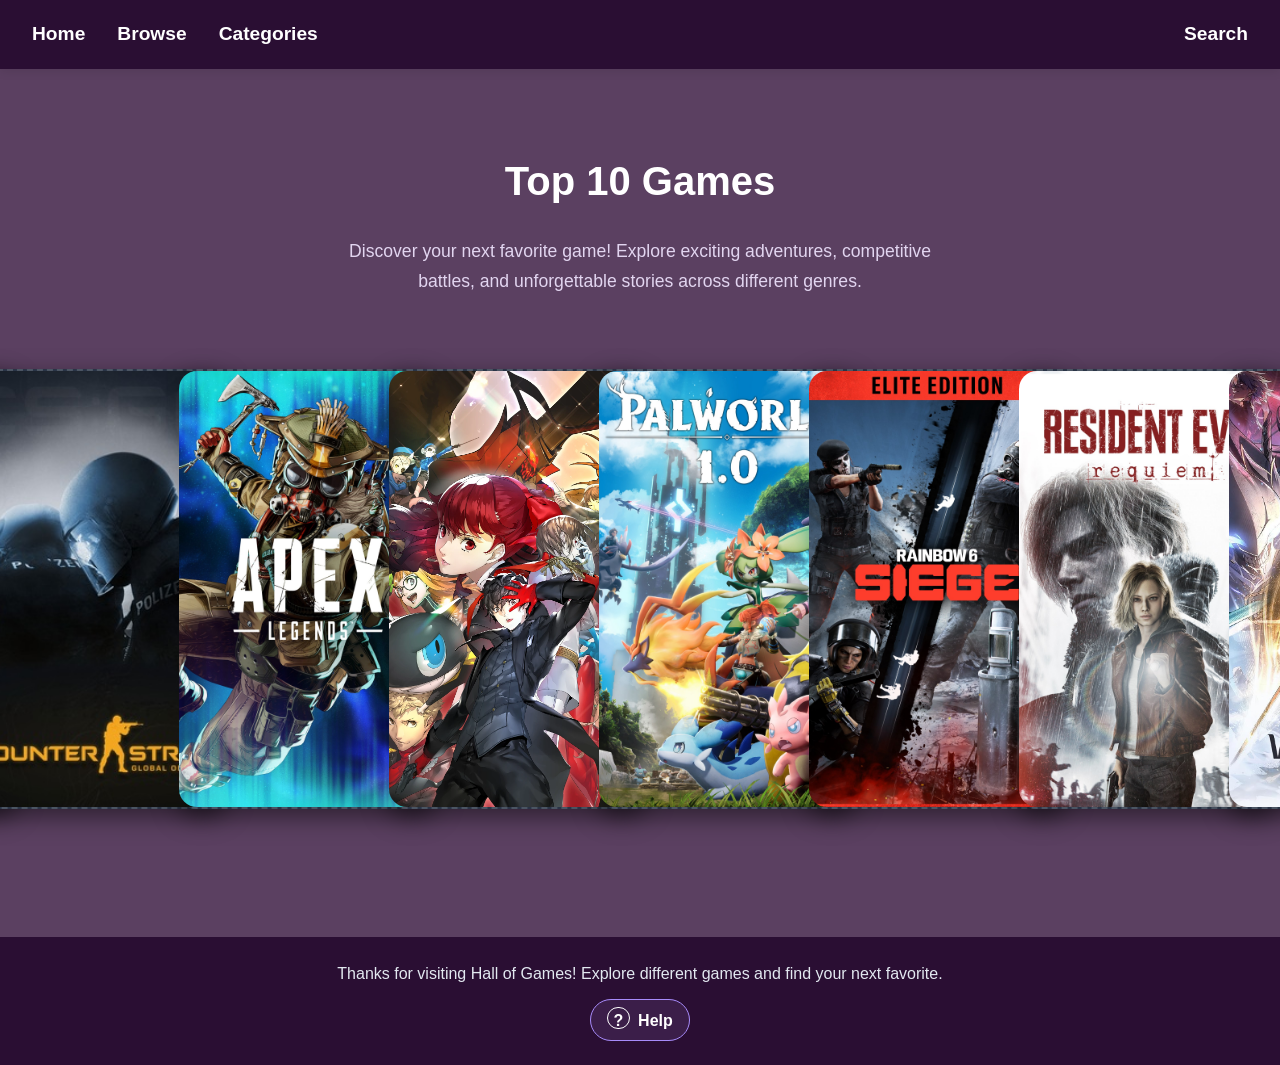
<file: index.html>
<!DOCTYPE html>
<html lang="en">
<head>
  <meta charset="UTF-8" />
  <meta name="viewport" content="width=device-width, initial-scale=1.0" />
  <title>My Website</title>
  <link rel="stylesheet" href="style.css" />
</head>
<body>

    <header class="navbar">
      <nav class="nav-left">
        <a href="index.html">Home</a>
        <a href="browse.html">Browse</a>
        <div class="dropdown">
          <a href="#categories" class="dropbtn">Categories</a>
          <div class="dropdown-content">
            <a href="browse.html?category=fps">FPS</a>
            <a href="browse.html?category=open-world">Open-World</a>
            <a href="browse.html?category=horror">Horror</a>
            <a href="browse.html?category=battle-royale">Battle Royale</a>
            <a href="browse.html?category=story-mode">Story Mode</a>
          </div>
        </div>
      </nav>
      <div class="nav-right">
        <a href="#search" aria-controls="searchPanel" aria-expanded="false">Search</a>
      </div>
      <div class="game-search" id="searchPanel" hidden>
        <label for="search">Search games</label>
        <input id="search" type="search" placeholder="Search games..." autocomplete="off" />
      </div>
    </header>

<main>
  <section class="gallery-section">
    <h1 class="gallery-title">Top 10 Games</h1>
    <p class="gallery-description">
      Discover your next favorite game! Explore exciting adventures, 
      competitive battles, and unforgettable stories across different genres.
    </p>
    
    <div class="carousel-container" id="carouselContainer">
      <div class="card-carousel" id="cardCarousel">
        <a class="card" href="browse.html?game=counter-strike-global-offensive" aria-label="View Counter-Strike: Global Offensive">
          <img src="Homepage%20Images/CSGO_Homepage.jpg" alt="Counter-Strike: Global Offensive">
          <div class="card-placeholder">Counter-Strike: Global Offensive</div>
        </a>
        <a class="card" href="browse.html?game=apex-legends" aria-label="View Apex Legends">
          <img src="Homepage%20Images/Apex-Legends_Homepage.jpg" alt="Apex Legends">
          <div class="card-placeholder">Apex Legends</div>
        </a>
        <a class="card" href="browse.html?game=persona-5-royal" aria-label="View Persona 5 Royal">
          <img src="Homepage%20Images/Persona_Homepage.jpg" alt="Persona 5 Royal">
          <div class="card-placeholder">Persona 5 Royal</div>
        </a>
        <a class="card" href="browse.html?game=palworld" aria-label="View Palworld">
          <img src="Homepage%20Images/Palworld_Homepage.jpg" alt="Palworld">
          <div class="card-placeholder">Palworld</div>
        </a>
        <a class="card" href="browse.html?game=rainbow-six-siege" aria-label="View Rainbow Six Siege">
          <img src="Homepage%20Images/Rainbow-Six_Homepage.jpg" alt="Rainbow Six Siege">
          <div class="card-placeholder">Rainbow Six Siege</div>
        </a>
        <a class="card" href="browse.html?game=resident-evil-requiem" aria-label="View Resident Evil Requiem">
          <img src="Homepage%20Images/Requiem_Homepage.jpg" alt="Resident Evil Requiem">
          <div class="card-placeholder">Resident Evil Requiem</div>
        </a>
        <a class="card" href="browse.html?game=wuthering-waves" aria-label="View Wuthering Waves">
          <img src="Homepage%20Images/Wuthering-Waves_Homepage.jpg" alt="Wuthering Waves">
          <div class="card-placeholder">Wuthering Waves</div>
        </a>
        <a class="card" href="browse.html?game=valorant" aria-label="View Valorant">
          <img src="Homepage%20Images/Valorant_Homepage.jpg" alt="Valorant">
          <div class="card-placeholder">Valorant</div>
        </a>
        <a class="card" href="browse.html?game=fortnite" aria-label="View Fortnite">
          <img src="Homepage%20Images/Fortnite_Homepage.jpg" alt="Fortnite">
          <div class="card-placeholder">Fortnite</div>
        </a>
        <a class="card" href="browse.html?game=pacify" aria-label="View Pacify">
          <img src="Homepage%20Images/Pacify_Homepage.jpg" alt="Pacify">
          <div class="card-placeholder">Pacify</div>
        </a>
      </div>
    </div>
  </section>
</main>

  <footer class="site-message">
    <p>Thanks for visiting Hall of Games! Explore different games and find your next favorite.</p>
    <button class="help-button" id="helpButton" type="button" aria-haspopup="dialog" aria-controls="helpDialog">
      <span aria-hidden="true">?</span> Help
    </button>
  </footer>

  <dialog class="help-dialog" id="helpDialog" aria-labelledby="helpTitle">
    <div class="help-dialog-header">
      <h2 id="helpTitle">How to use Hall of Games</h2>
      <button class="help-close" id="helpClose" type="button" aria-label="Close help">×</button>
    </div>
    <ul>
      <li><strong>Browse games:</strong> Select Browse to see all games, or use Categories to filter by genre.</li>
      <li><strong>Find a game:</strong> Select Search, type a title, and press Enter on Home or browse the live results on Browse.</li>
      <li><strong>Use the carousel:</strong> Scroll over it, click and hold then drag left or right, or focus it and use the left and right arrow keys.</li>
      <li><strong>Open a game:</strong> Click a carousel image to open that game's details. Other games are hidden until you select Browse in the navigation.</li>
    </ul>
  </dialog>

  <script src="script.js"></script>
</body>
</html>
</file>
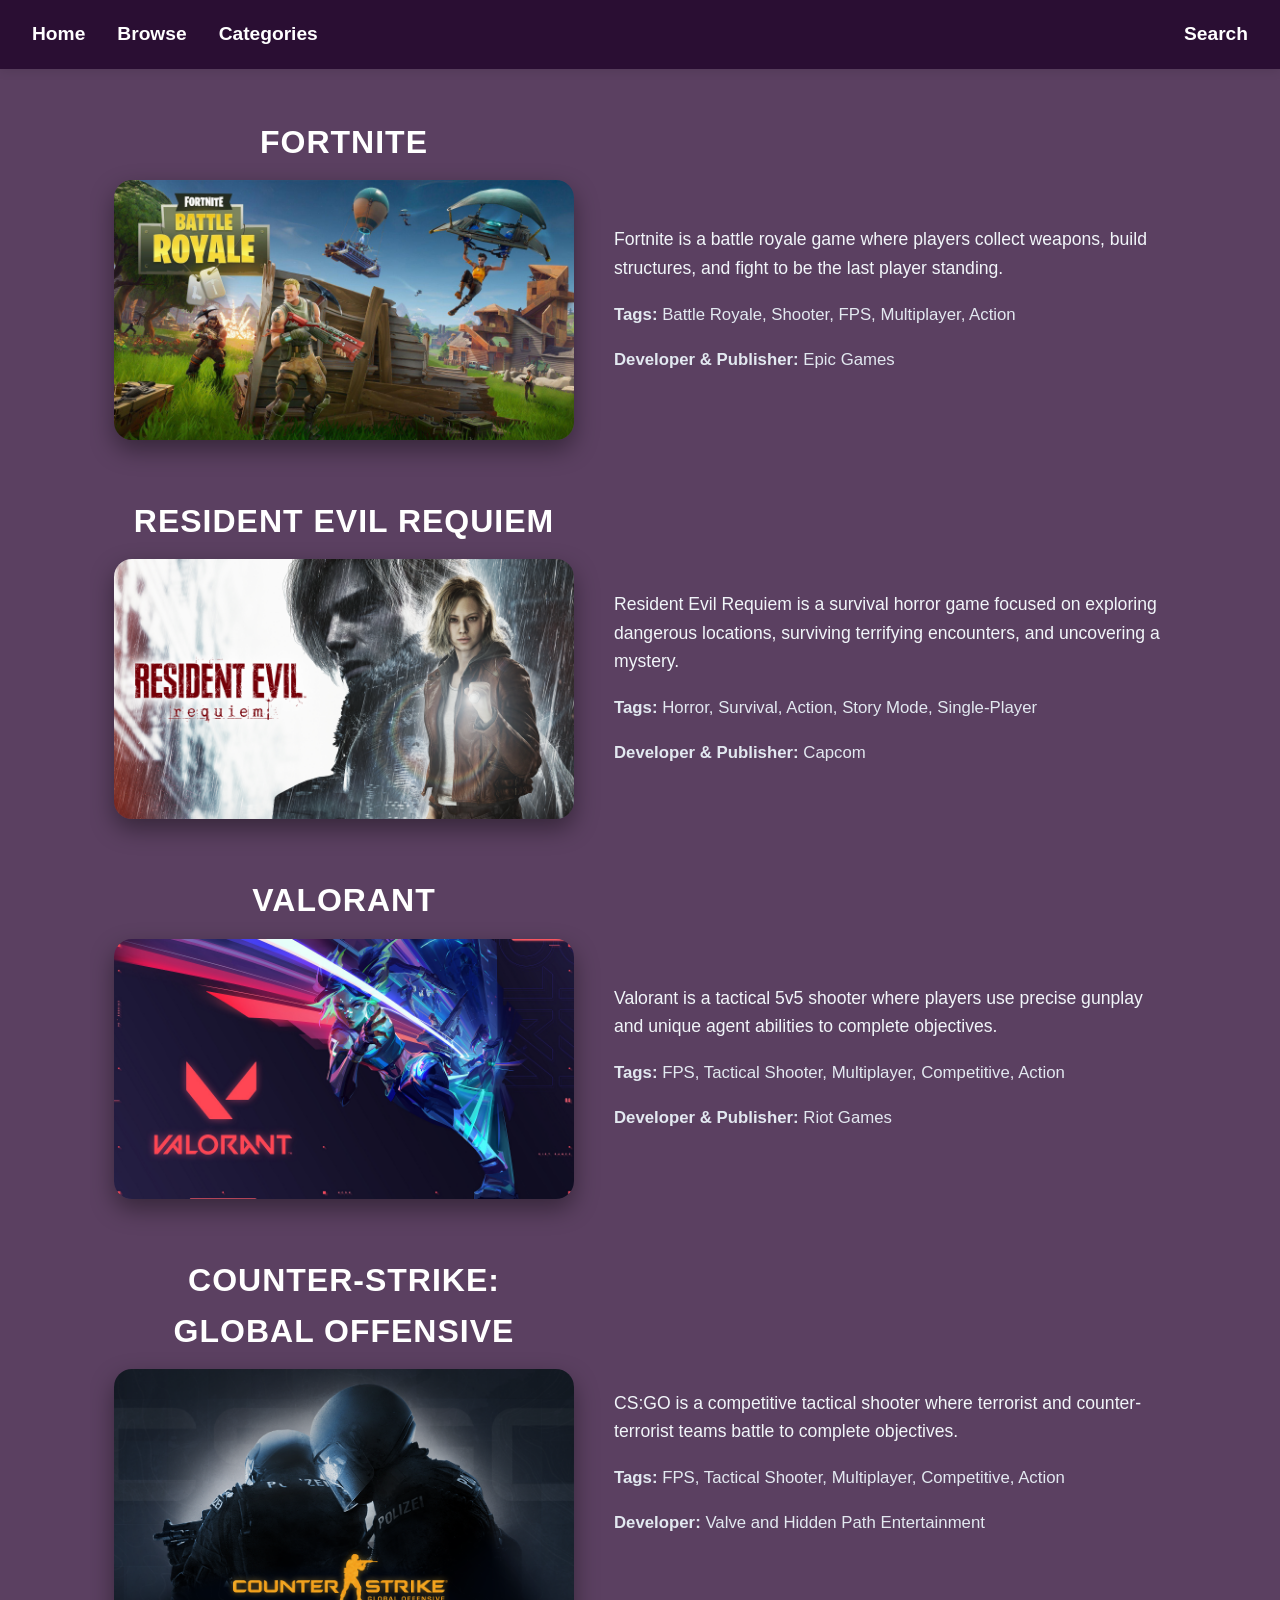
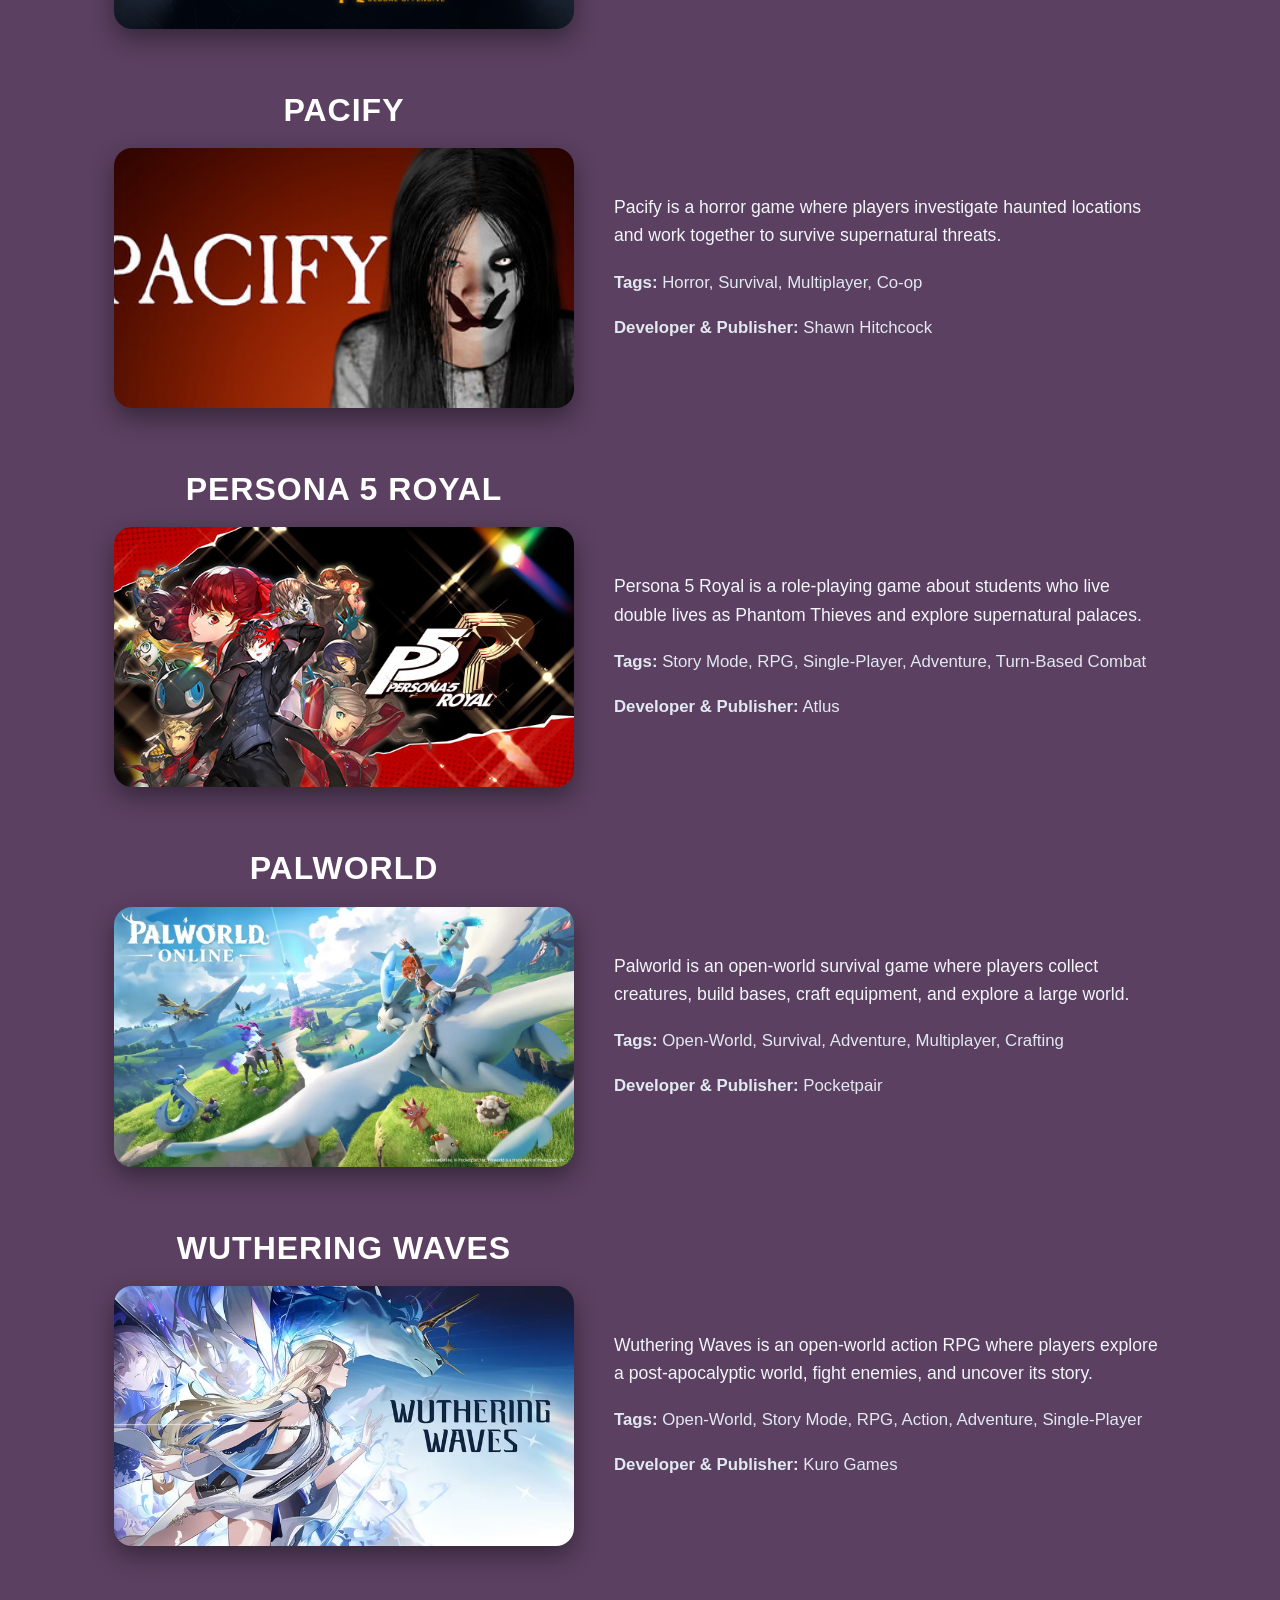
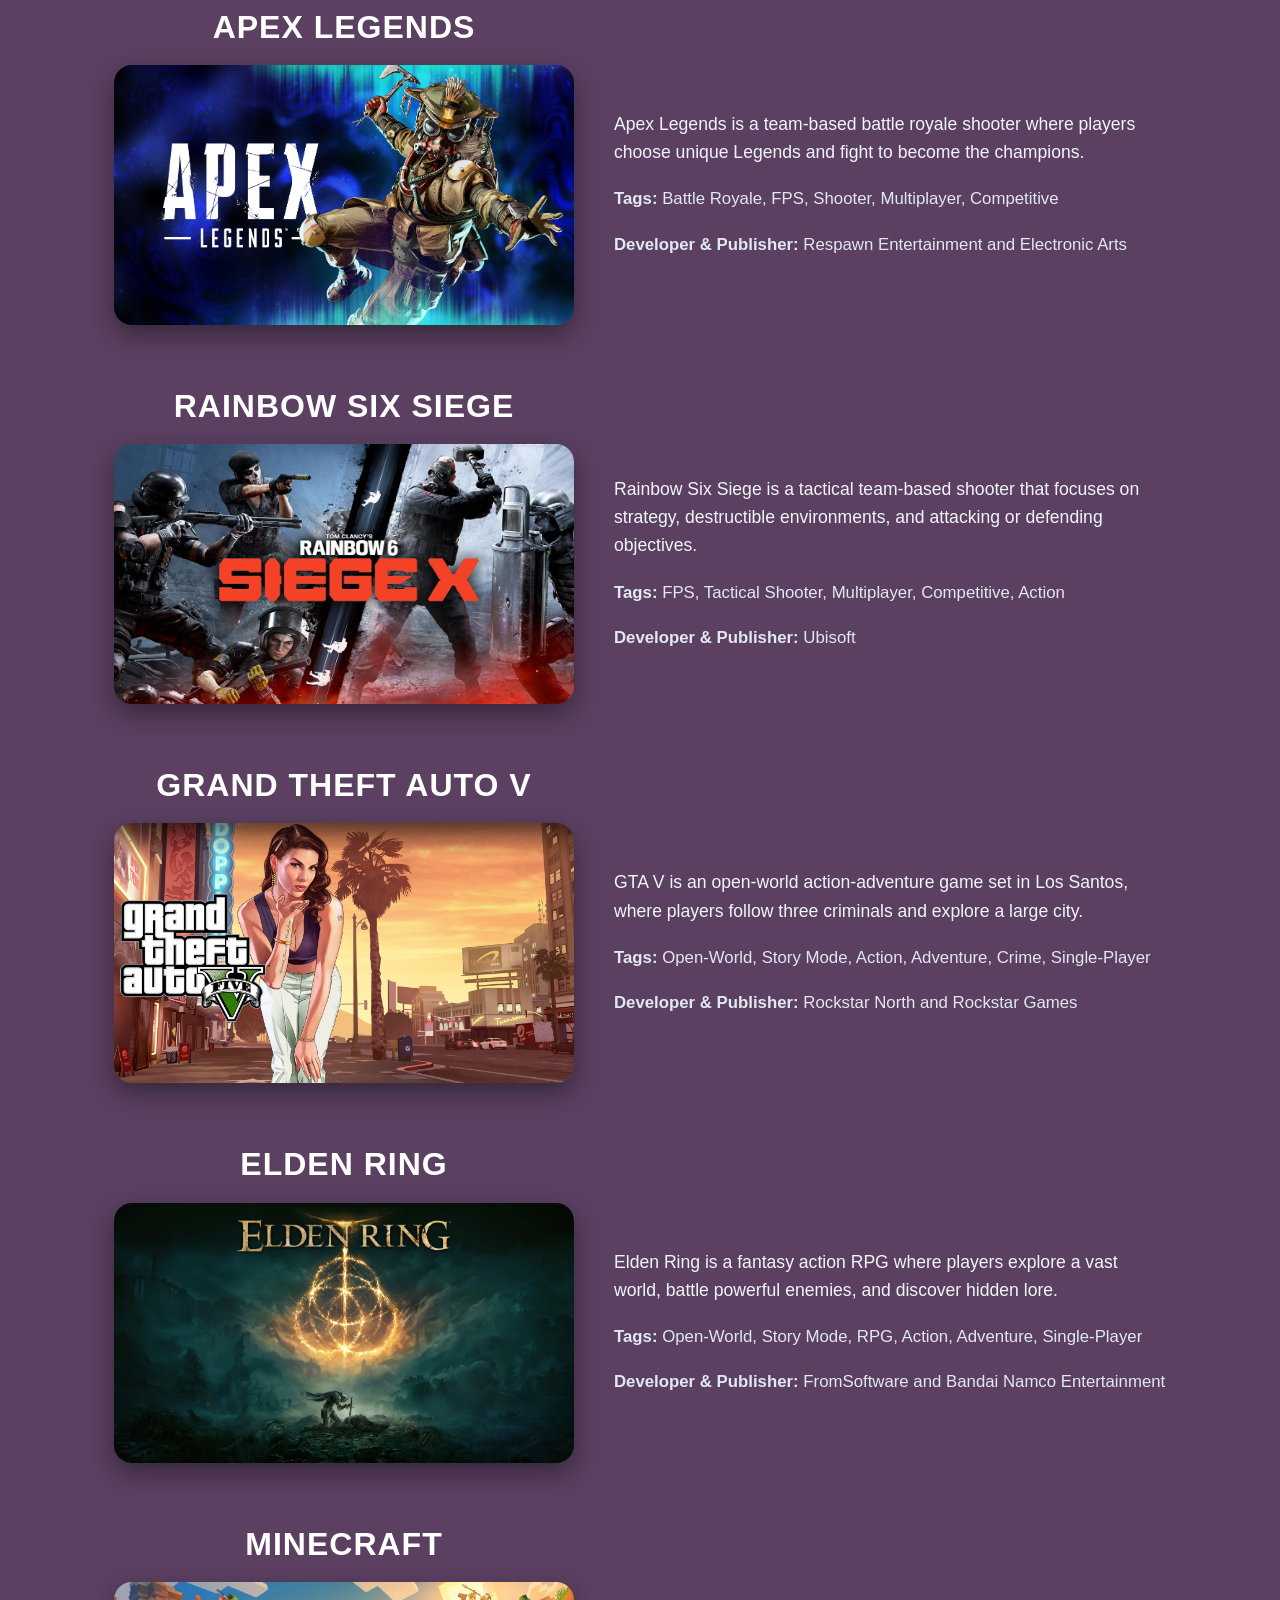
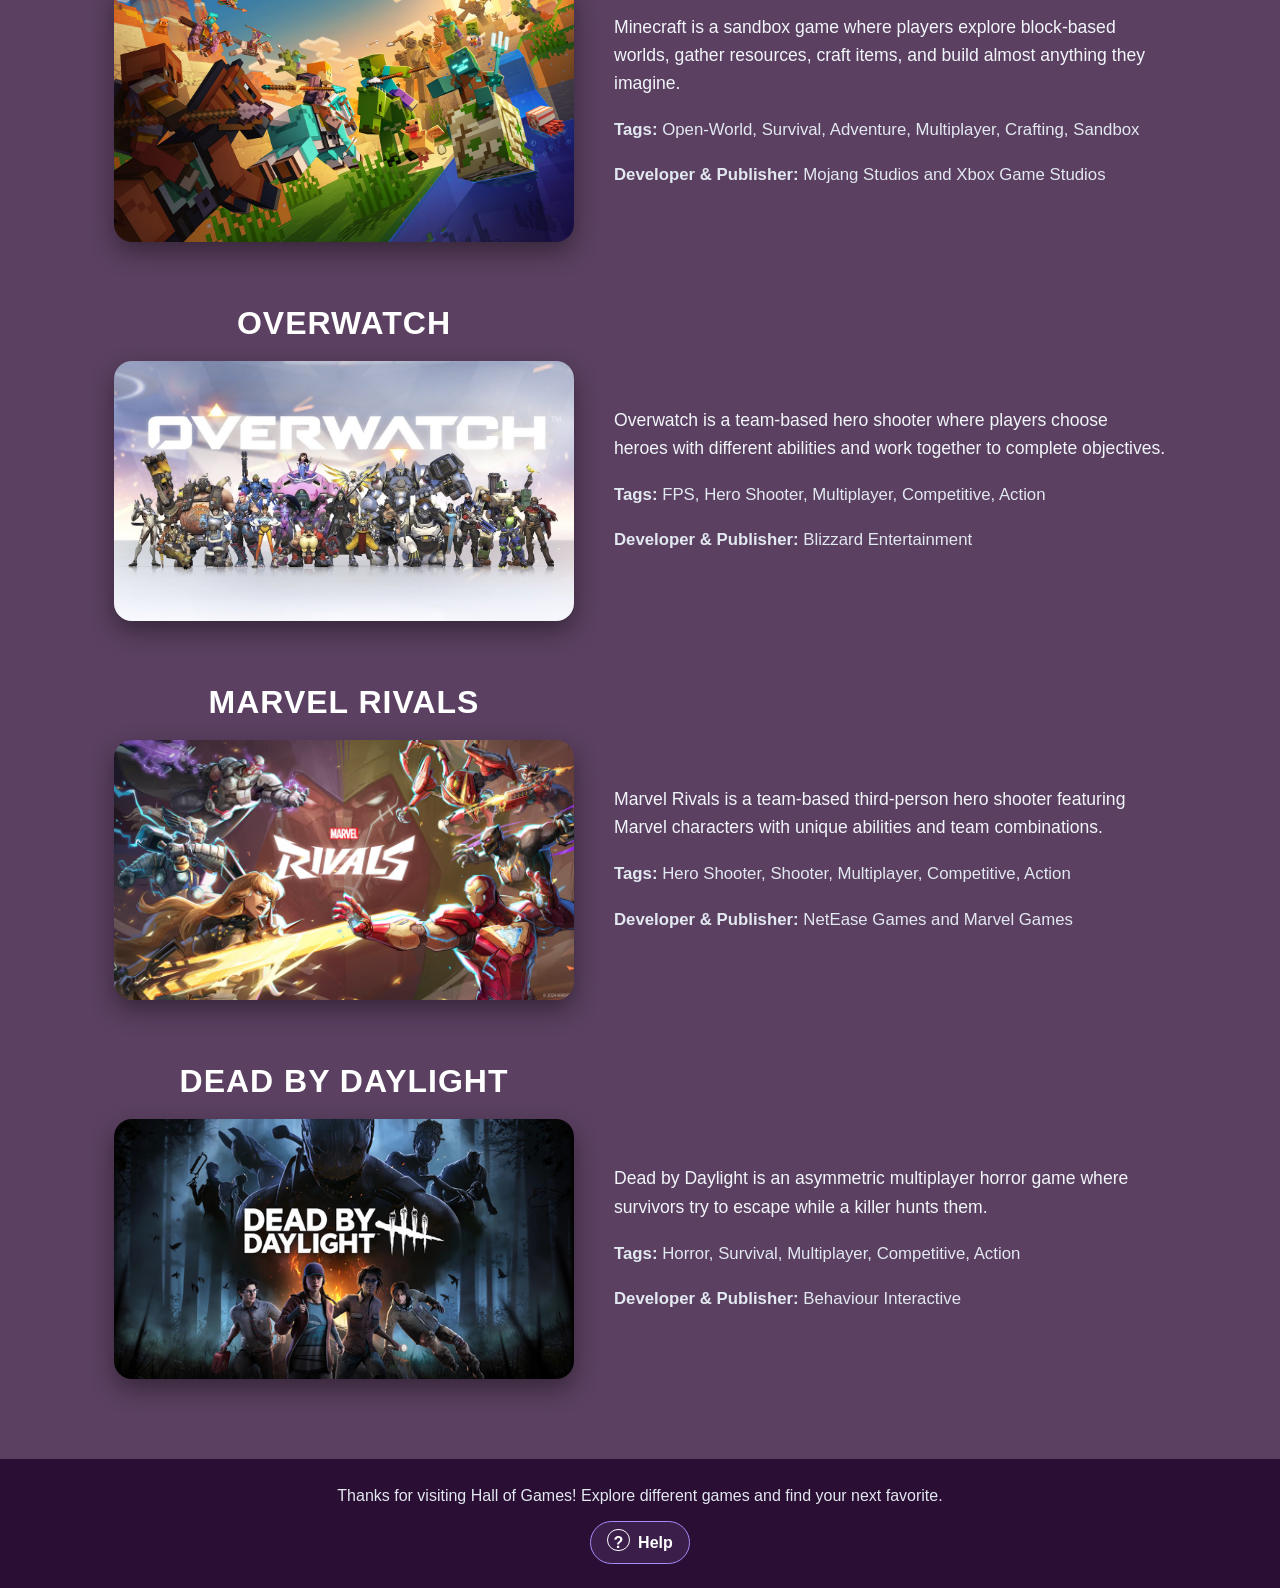
<file: browse.html>
<!DOCTYPE html>
<html lang="en">
<head>
  <meta charset="UTF-8" />
  <meta name="viewport" content="width=device-width, initial-scale=1.0" />
  <title>Browse - My Website</title>
  <link rel="stylesheet" href="style.css" />
</head>
<body>

    <header class="navbar">
      <nav class="nav-left">
        <a href="index.html">Home</a>
        <a href="browse.html">Browse</a>
        <div class="dropdown">
          <a href="#categories" class="dropbtn">Categories</a>
          <div class="dropdown-content">
            <a href="browse.html?category=fps">FPS</a>
            <a href="browse.html?category=open-world">Open-World</a>
            <a href="browse.html?category=horror">Horror</a>
            <a href="browse.html?category=battle-royale">Battle Royale</a>
            <a href="browse.html?category=story-mode">Story Mode</a>
          </div>
        </div>
      </nav>
      <div class="nav-right">
        <a href="#search" aria-controls="searchPanel" aria-expanded="false">Search</a>
      </div>

      <div class="game-search" id="searchPanel" hidden>
        <label for="search">Search games</label>
        <input id="search" type="search" placeholder="Search games..." autocomplete="off" />
      </div>
    </header> 

  
  <main class="browse-container">

    <article class="game-card">
      <div class="game-media">
        <h2 class="game-title">Fortnite</h2>
        <div class="image-wrapper">
          <img src="Browse%20Images/fortnite.jpg" alt="Fortnite">
        </div>
      </div>
      <div class="game-details">
        <p class="game-description">Fortnite is a battle royale game where players collect weapons, build structures, and fight to be the last player standing.</p>
        <p class="game-tags"><strong>Tags:</strong> Battle Royale, Shooter, FPS, Multiplayer, Action</p>
        <p class="game-developer"><strong>Developer & Publisher:</strong> Epic Games</p>
      </div>
    </article>

    <article class="game-card">
      <div class="game-media">
        <h2 class="game-title">Resident Evil Requiem</h2>
        <div class="image-wrapper">
          <img src="Browse%20Images/resident-evil-requiem.jpg" alt="Resident Evil Requiem">
        </div>
      </div>
      <div class="game-details">
        <p class="game-description">Resident Evil Requiem is a survival horror game focused on exploring dangerous locations, surviving terrifying encounters, and uncovering a mystery.</p>
        <p class="game-tags"><strong>Tags:</strong> Horror, Survival, Action, Story Mode, Single-Player</p>
        <p class="game-developer"><strong>Developer & Publisher:</strong> Capcom</p>
      </div>
    </article>

    <article class="game-card">
      <div class="game-media">
        <h2 class="game-title">Valorant</h2>
        <div class="image-wrapper">
          <img src="Browse%20Images/valorant.jpg" alt="Valorant">
        </div>
      </div>
      <div class="game-details">
        <p class="game-description">Valorant is a tactical 5v5 shooter where players use precise gunplay and unique agent abilities to complete objectives.</p>
        <p class="game-tags"><strong>Tags:</strong> FPS, Tactical Shooter, Multiplayer, Competitive, Action</p>
        <p class="game-developer"><strong>Developer & Publisher:</strong> Riot Games</p>
      </div>
    </article>

    <article class="game-card">
      <div class="game-media">
        <h2 class="game-title">Counter-Strike: Global Offensive</h2>
        <div class="image-wrapper">
          <img src="Browse%20Images/counter-strike-global-offensive.png" alt="Counter-Strike: Global Offensive">
        </div>
      </div>
      <div class="game-details">
        <p class="game-description">CS:GO is a competitive tactical shooter where terrorist and counter-terrorist teams battle to complete objectives.</p>
        <p class="game-tags"><strong>Tags:</strong> FPS, Tactical Shooter, Multiplayer, Competitive, Action</p>
        <p class="game-developer"><strong>Developer:</strong> Valve and Hidden Path Entertainment</p>
      </div>
    </article>

    <article class="game-card">
      <div class="game-media">
        <h2 class="game-title">Pacify</h2>
        <div class="image-wrapper">
          <img src="Browse%20Images/pacify.jpg" alt="Pacify">
        </div>
      </div>
      <div class="game-details">
        <p class="game-description">Pacify is a horror game where players investigate haunted locations and work together to survive supernatural threats.</p>
        <p class="game-tags"><strong>Tags:</strong> Horror, Survival, Multiplayer, Co-op</p>
        <p class="game-developer"><strong>Developer & Publisher:</strong> Shawn Hitchcock</p>
      </div>
    </article>

    <article class="game-card">
      <div class="game-media">
        <h2 class="game-title">Persona 5 Royal</h2>
        <div class="image-wrapper">
          <img src="Browse%20Images/persona-5-royal.jpg" alt="Persona 5 Royal">
        </div>
      </div>
      <div class="game-details">
        <p class="game-description">Persona 5 Royal is a role-playing game about students who live double lives as Phantom Thieves and explore supernatural palaces.</p>
        <p class="game-tags"><strong>Tags:</strong> Story Mode, RPG, Single-Player, Adventure, Turn-Based Combat</p>
        <p class="game-developer"><strong>Developer & Publisher:</strong> Atlus</p>
      </div>
    </article>

    <article class="game-card">
      <div class="game-media">
        <h2 class="game-title">Palworld</h2>
        <div class="image-wrapper">
          <img src="Browse%20Images/palworld.webp" alt="Palworld">
        </div>
      </div>
      <div class="game-details">
        <p class="game-description">Palworld is an open-world survival game where players collect creatures, build bases, craft equipment, and explore a large world.</p>
        <p class="game-tags"><strong>Tags:</strong> Open-World, Survival, Adventure, Multiplayer, Crafting</p>
        <p class="game-developer"><strong>Developer & Publisher:</strong> Pocketpair</p>
      </div>
    </article>

    <article class="game-card">
      <div class="game-media">
        <h2 class="game-title">Wuthering Waves</h2>
        <div class="image-wrapper">
          <img src="Browse%20Images/wuthering-waves.webp" alt="Wuthering Waves">
        </div>
      </div>
      <div class="game-details">
        <p class="game-description">Wuthering Waves is an open-world action RPG where players explore a post-apocalyptic world, fight enemies, and uncover its story.</p>
        <p class="game-tags"><strong>Tags:</strong> Open-World, Story Mode, RPG, Action, Adventure, Single-Player</p>
        <p class="game-developer"><strong>Developer & Publisher:</strong> Kuro Games</p>
      </div>
    </article>

    <article class="game-card">
      <div class="game-media">
        <h2 class="game-title">Apex Legends</h2>
        <div class="image-wrapper">
          <img src="Browse%20Images/apex-legends.jpg" alt="Apex Legends">
        </div>
      </div>
      <div class="game-details">
        <p class="game-description">Apex Legends is a team-based battle royale shooter where players choose unique Legends and fight to become the champions.</p>
        <p class="game-tags"><strong>Tags:</strong> Battle Royale, FPS, Shooter, Multiplayer, Competitive</p>
        <p class="game-developer"><strong>Developer & Publisher:</strong> Respawn Entertainment and Electronic Arts</p>
      </div>
    </article>

    <article class="game-card">
      <div class="game-media">
        <h2 class="game-title">Rainbow Six Siege</h2>
        <div class="image-wrapper">
          <img src="Browse%20Images/rainbow-six-siege.avif" alt="Rainbow Six Siege">
        </div>
      </div>
      <div class="game-details">
        <p class="game-description">Rainbow Six Siege is a tactical team-based shooter that focuses on strategy, destructible environments, and attacking or defending objectives.</p>
        <p class="game-tags"><strong>Tags:</strong> FPS, Tactical Shooter, Multiplayer, Competitive, Action</p>
        <p class="game-developer"><strong>Developer & Publisher:</strong> Ubisoft</p>
      </div>
    </article>

    <article class="game-card">
      <div class="game-media">
        <h2 class="game-title">Grand Theft Auto V</h2>
        <div class="image-wrapper">
          <img src="Browse%20Images/grand-theft-auto-v.avif" alt="Grand Theft Auto V">
        </div>
      </div>
      <div class="game-details">
        <p class="game-description">GTA V is an open-world action-adventure game set in Los Santos, where players follow three criminals and explore a large city.</p>
        <p class="game-tags"><strong>Tags:</strong> Open-World, Story Mode, Action, Adventure, Crime, Single-Player</p>
        <p class="game-developer"><strong>Developer & Publisher:</strong> Rockstar North and Rockstar Games</p>
      </div>
    </article>

    <article class="game-card">
      <div class="game-media">
        <h2 class="game-title">Elden Ring</h2>
        <div class="image-wrapper">
          <img src="Browse%20Images/elden-ring.jpg" alt="Elden Ring">
        </div>
      </div>
      <div class="game-details">
        <p class="game-description">Elden Ring is a fantasy action RPG where players explore a vast world, battle powerful enemies, and discover hidden lore.</p>
        <p class="game-tags"><strong>Tags:</strong> Open-World, Story Mode, RPG, Action, Adventure, Single-Player</p>
        <p class="game-developer"><strong>Developer & Publisher:</strong> FromSoftware and Bandai Namco Entertainment</p>
      </div>
    </article>

    <article class="game-card">
      <div class="game-media">
        <h2 class="game-title">Minecraft</h2>
        <div class="image-wrapper">
          <img src="Browse%20Images/minecraft.avif" alt="Minecraft">
        </div>
      </div>
      <div class="game-details">
        <p class="game-description">Minecraft is a sandbox game where players explore block-based worlds, gather resources, craft items, and build almost anything they imagine.</p>
        <p class="game-tags"><strong>Tags:</strong> Open-World, Survival, Adventure, Multiplayer, Crafting, Sandbox</p>
        <p class="game-developer"><strong>Developer & Publisher:</strong> Mojang Studios and Xbox Game Studios</p>
      </div>
    </article>

    <article class="game-card">
      <div class="game-media">
        <h2 class="game-title">Overwatch</h2>
        <div class="image-wrapper">
          <img src="Browse%20Images/overwatch.jpg" alt="Overwatch">
        </div>
      </div>
      <div class="game-details">
        <p class="game-description">Overwatch is a team-based hero shooter where players choose heroes with different abilities and work together to complete objectives.</p>
        <p class="game-tags"><strong>Tags:</strong> FPS, Hero Shooter, Multiplayer, Competitive, Action</p>
        <p class="game-developer"><strong>Developer & Publisher:</strong> Blizzard Entertainment</p>
      </div>
    </article>

    <article class="game-card">
      <div class="game-media">
        <h2 class="game-title">Marvel Rivals</h2>
        <div class="image-wrapper">
          <img src="Browse%20Images/marvel-rivals.avif" alt="Marvel Rivals">
        </div>
      </div>
      <div class="game-details">
        <p class="game-description">Marvel Rivals is a team-based third-person hero shooter featuring Marvel characters with unique abilities and team combinations.</p>
        <p class="game-tags"><strong>Tags:</strong> Hero Shooter, Shooter, Multiplayer, Competitive, Action</p>
        <p class="game-developer"><strong>Developer & Publisher:</strong> NetEase Games and Marvel Games</p>
      </div>
    </article>

    <article class="game-card">
      <div class="game-media">
        <h2 class="game-title">Dead by Daylight</h2>
        <div class="image-wrapper">
          <img src="Browse%20Images/dead-by-daylight.jpg" alt="Dead by Daylight">
        </div>
      </div>
      <div class="game-details">
        <p class="game-description">Dead by Daylight is an asymmetric multiplayer horror game where survivors try to escape while a killer hunts them.</p>
        <p class="game-tags"><strong>Tags:</strong> Horror, Survival, Multiplayer, Competitive, Action</p>
        <p class="game-developer"><strong>Developer & Publisher:</strong> Behaviour Interactive</p>
      </div>
    </article>

  </main>

  
  </main>

    <footer class="site-message">
      <p>Thanks for visiting Hall of Games! Explore different games and find your next favorite.</p>
      <button class="help-button" id="helpButton" type="button" aria-haspopup="dialog" aria-controls="helpDialog">
        <span aria-hidden="true">?</span> Help
      </button>
    </footer>

    <dialog class="help-dialog" id="helpDialog" aria-labelledby="helpTitle">
      <div class="help-dialog-header">
        <h2 id="helpTitle">How to use Hall of Games</h2>
        <button class="help-close" id="helpClose" type="button" aria-label="Close help">×</button>
      </div>
      <ul>
        <li><strong>Browse games:</strong> Select Browse to see all games, or use Categories to filter by genre.</li>
        <li><strong>Find a game:</strong> Select Search, type a title, and press Enter on Home or browse the live results on Browse.</li>
        <li><strong>Use the carousel:</strong> Scroll over it, click and hold then drag left or right, or focus it and use the left and right arrow keys.</li>
        <li><strong>Open a game:</strong> Click a carousel image to open that game's details. Other games are hidden until you select Browse in the navigation.</li>
      </ul>
    </dialog>

  <script src="script.js"></script>
</body>
</html>
</file>
<file: style.css>
* {
  margin: 0;
  padding: 0;
  box-sizing: border-box;
}

body {
  font-family: Arial, sans-serif;
  line-height: 1.6;
  background-color: #5b4061;
  color: #ffffff;
  display: flex;        
  flex-direction: column; 
  min-height: 100vh;    
  margin: 0;
  padding: 0;
}

.navbar {
  position: sticky;
  top: 0;
  z-index: 1000;
  display: flex;
  justify-content: space-between;
  background-color: #2a0e33;
  padding: 1.2rem 2rem;
  box-shadow: 0 2px 10px rgba(0, 0, 0, 0.1);
}

.game-search {
  position: absolute;
  top: calc(100% + 0.5rem);
  right: 2rem;
  z-index: 1001;
  display: grid;
  gap: 0.4rem;
  width: min(320px, calc(100vw - 2rem));
  padding: 0.85rem;
  border: 1px solid #a78bfa;
  border-radius: 6px;
  background: #2a0e33;
  box-shadow: 0 8px 20px rgba(0, 0, 0, 0.35);
}

.game-search label {
  font-weight: bold;
}

.game-search input {
  width: 100%;
  padding: 0.65rem 0.75rem;
  border: 2px solid #a78bfa;
  border-radius: 4px;
  color: #1f2937;
  font: inherit;
}

.game-search input:focus-visible {
  outline: 3px solid #38bdf8;
  outline-offset: 2px;
}

.nav-left {
  display: flex;
  gap: 2rem;
  align-items: center; 
}

.nav-left a,
.nav-right a {
  color: #ffffff;
  text-decoration: none;
  font-size: 1.2rem; 
  font-weight: bold;
  transition: color 0.2s ease;
}

.nav-left a:hover,
.nav-right a:hover {
  color: #38bdf8;
}

main {
  flex: 1;
  width: 100vw;
  max-width: 100vw;
  margin: 2rem 0;
  padding: 1rem 0;
  color: #ffffff;
  overflow-x: hidden; 
}

main h2 {
  color: #ffffff;
  margin-bottom: 1rem;
}

footer {
  text-align: center;
  padding: 1.8rem;
  background-color: #2a0e33;
}

.footer-links {
  display: flex;
  justify-content: center;
  flex-wrap: wrap;
  gap: 1.5rem;
}

.footer-links a {
  color: #ffffff;
  text-decoration: none;
  font-size: 1.2rem;
  font-weight: bold;
  transition: color 0.2s ease;
}

.footer-links a:hover {
  color: #38bdf8;
}

.dropdown {
  position: relative;
  display: inline-block;
}

.dropdown-content {
  display: none;
  position: absolute;
  top: 100%;
  left: 0;
  background-color: #1e293b;
  min-width: 150px;
  box-shadow: 0px 8px 16px rgba(0, 0, 0, 0.2);
  border-radius: 4px;
  padding: 0.5rem 0;
  z-index: 1001;
}

.dropdown-content a {
  display: block;
  padding: 0.5rem 1rem;
  font-size: 1.1rem;
  font-weight: normal;
}

.dropdown-content a:hover {
  background-color: #334155; 
  color: #38bdf8;
}

.dropdown .dropbtn {
  color: #ffffff;
  text-decoration: none;
  font-size: 1.2rem; 
  font-weight: bold;
  transition: color 0.2s ease;
}

.dropdown:hover .dropbtn {
  color: #38bdf8;
}

.dropdown:hover .dropdown-content {
  display: block;
}

.gallery-section {
  text-align: center;
  padding: 2rem 0;
  width: 100%;
}

.gallery-title {
  font-size: 2.5rem;
  font-weight: bold;
  margin-bottom: 1.5rem;
  color: #ffffff;
}

[hidden] {
  display: none !important;
}

.card-carousel {
  display: flex;
  align-items: center;
  perspective: 1000px;
  width: max-content;
  padding: 0; 
}

.card {
  position: relative;
  display: block;
  width: 260px;
  height: 440px;
  flex-shrink: 0;
  border-radius: 20px;
  background-color: #2a3447;
  border: 2px dashed #4b5563;
  overflow: hidden;
  margin: 0 -25px; 
  cursor: pointer;
  color: inherit;
  text-decoration: none;
  transition: transform 0.15s ease-out, opacity 0.15s ease-out;
  box-shadow: 0 8px 25px rgba(0, 0, 0, 0.5);
}

.card-placeholder {
  position: absolute;
  inset: 0;
  display: flex;
  align-items: center;
  justify-content: center;
  color: #9ca3af;
  font-weight: bold;
  z-index: 1;
}

.card img {
  width: 100%;
  height: 100%;
  object-fit: cover;
  position: relative;
  z-index: 2;
}

.card img:not([src=""]) ~ .card-placeholder {
  display: none;
}

.card:hover,
.card.active,
.card:focus-visible {
  transform: scale(1.18) translateY(-15px);
  opacity: 1;
  z-index: 10;
  border-color: transparent;
  box-shadow: 0 20px 40px rgba(0, 0, 0, 0.7);
}

.card:focus-visible {
  outline: 3px solid #38bdf8;
  outline-offset: 4px;
}

.carousel-container {
  width: 100%;
  overflow-x: auto;
  padding: 3rem 0;
  scrollbar-width: none;
  -ms-overflow-style: none;
  cursor: grab;
}

.carousel-container:active {
  cursor: grabbing;
}

.carousel-container:focus-visible {
  outline: 3px solid #38bdf8;
  outline-offset: -3px;
}

.carousel-container::-webkit-scrollbar {
  display: none;
}

.browse-container {
  max-width: 1100px;
  margin: 0 auto;
  padding: 3rem 1.5rem 5rem; 
  display: flex;
  flex-direction: column;
  gap: 3.5rem;                   
  overflow-y: auto;        
}

.game-card {
  display: flex;
  align-items: center;
  gap: 2.5rem;
}

.game-media {
  flex: 0 0 460px;
  text-align: center;
}

.game-title {
  font-size: 2rem;
  font-weight: 900;
  color: #ffffff;
  text-transform: uppercase;
  margin-bottom: 0.75rem;
  letter-spacing: 1px;
}

.image-wrapper {
  width: 100%;
  height: 260px;
  border-radius: 18px;
  overflow: hidden;
  box-shadow: 0 10px 25px rgba(0, 0, 0, 0.4);
}

.image-wrapper img {
  width: 100%;
  height: 100%;
  object-fit: cover;
  display: block;
}

.game-details {
  flex: 1;
  color: #ffffff;
  display: flex;
  flex-direction: column;
  justify-content: center;
  gap: 1.25rem;
  text-align: left;
  transform: translateY(20px);
}

.game-description {
  font-size: 1.1rem;
  line-height: 1.6;
  color: #f1f5f9;
  margin: 0;
}

.game-tags,
.game-developer {
  font-size: 1.05rem;
  line-height: 1.5;
  color: #e2e8f0;
  margin: 0;
}

@media (max-width: 768px) {
  .game-card {
    flex-direction: column;
    text-align: center;
  }
  .game-media {
    flex: 1 1 100%;
    width: 100%;
  }
  .game-details {
    text-align: center;
  }
}


.site-message {
  text-align: center;
  padding: 1.5rem;
  background-color: #2a0e33;
  color: #e2e8f0;
  font-size: 1rem;
}

.site-message p {
  margin-bottom: 0.75rem;
}

.help-button,
.help-close {
  border: 1px solid #a78bfa;
  border-radius: 999px;
  background: #3b1e49;
  color: #ffffff;
  font: inherit;
  font-weight: bold;
  cursor: pointer;
}

.help-button {
  padding: 0.45rem 1rem;
}

.help-button span {
  display: inline-grid;
  width: 1.4rem;
  height: 1.4rem;
  margin-right: 0.25rem;
  place-items: center;
  border: 1px solid currentColor;
  border-radius: 50%;
}

.help-button:hover,
.help-close:hover {
  background: #5b4061;
}

.help-button:focus-visible,
.help-close:focus-visible {
  outline: 3px solid #38bdf8;
  outline-offset: 3px;
}

.help-dialog {
  width: min(560px, calc(100vw - 2rem));
  max-height: min(80vh, 600px);
  margin: auto;
  padding: 1.5rem;
  border: 1px solid #a78bfa;
  border-radius: 12px;
  background: #2a0e33;
  color: #ffffff;
  line-height: 1.6;
}

.help-dialog::backdrop {
  background: rgba(0, 0, 0, 0.7);
}

.help-dialog-header {
  display: flex;
  align-items: center;
  justify-content: space-between;
  gap: 1rem;
  margin-bottom: 1rem;
}

.help-dialog-header h2 {
  margin: 0;
}

.help-dialog ul {
  padding-left: 1.25rem;
}

.help-dialog li + li {
  margin-top: 0.75rem;
}

.help-close {
  flex: 0 0 auto;
  width: 2rem;
  height: 2rem;
  font-size: 1.25rem;
  line-height: 1;
}

.no-results {
  text-align: center;
  padding: 2rem 1rem;
  font-size: 1.2rem;
  color: #ffffff;
}

.gallery-description {
  font-size: 1.1rem;
  color: #e2d5f0;
  max-width: 650px;
  margin: 0 auto 1.5rem;
  padding: 0 1rem;
  line-height: 1.7;
  text-align: center;
}
</file>
